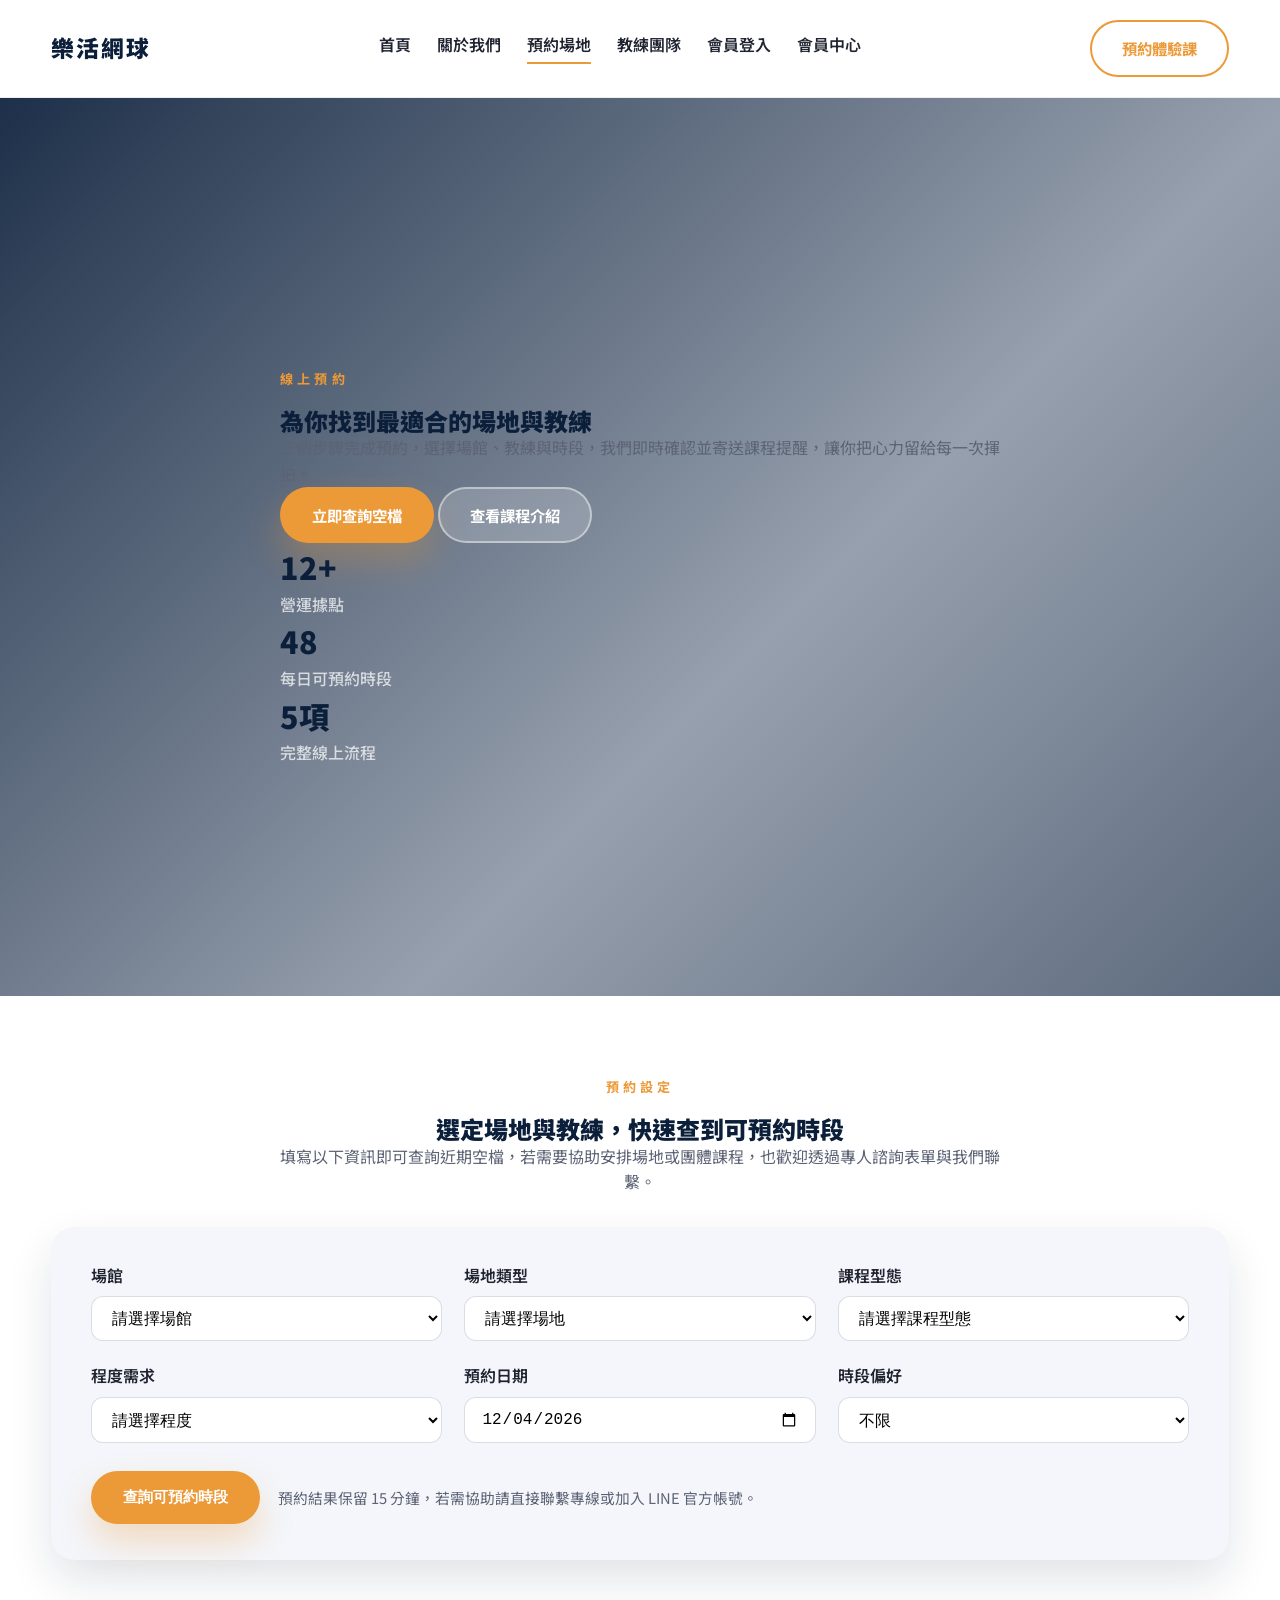
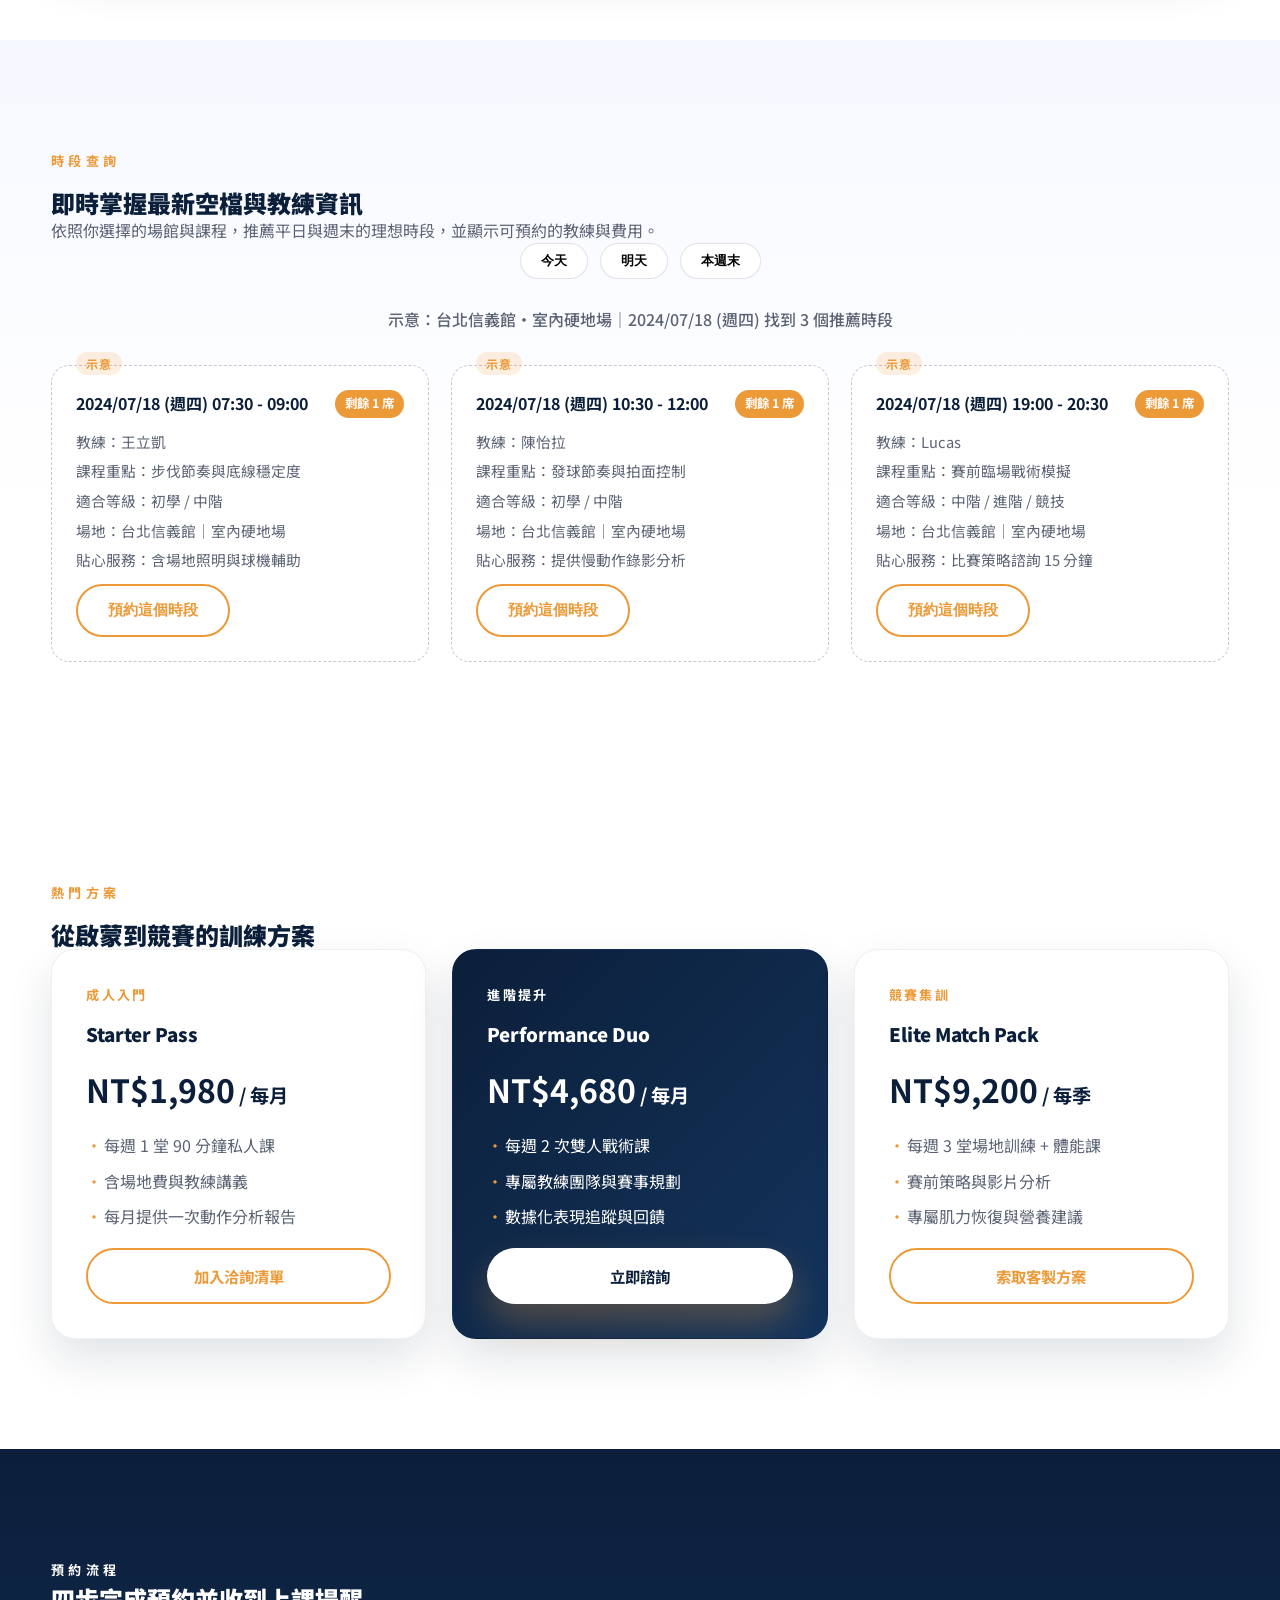
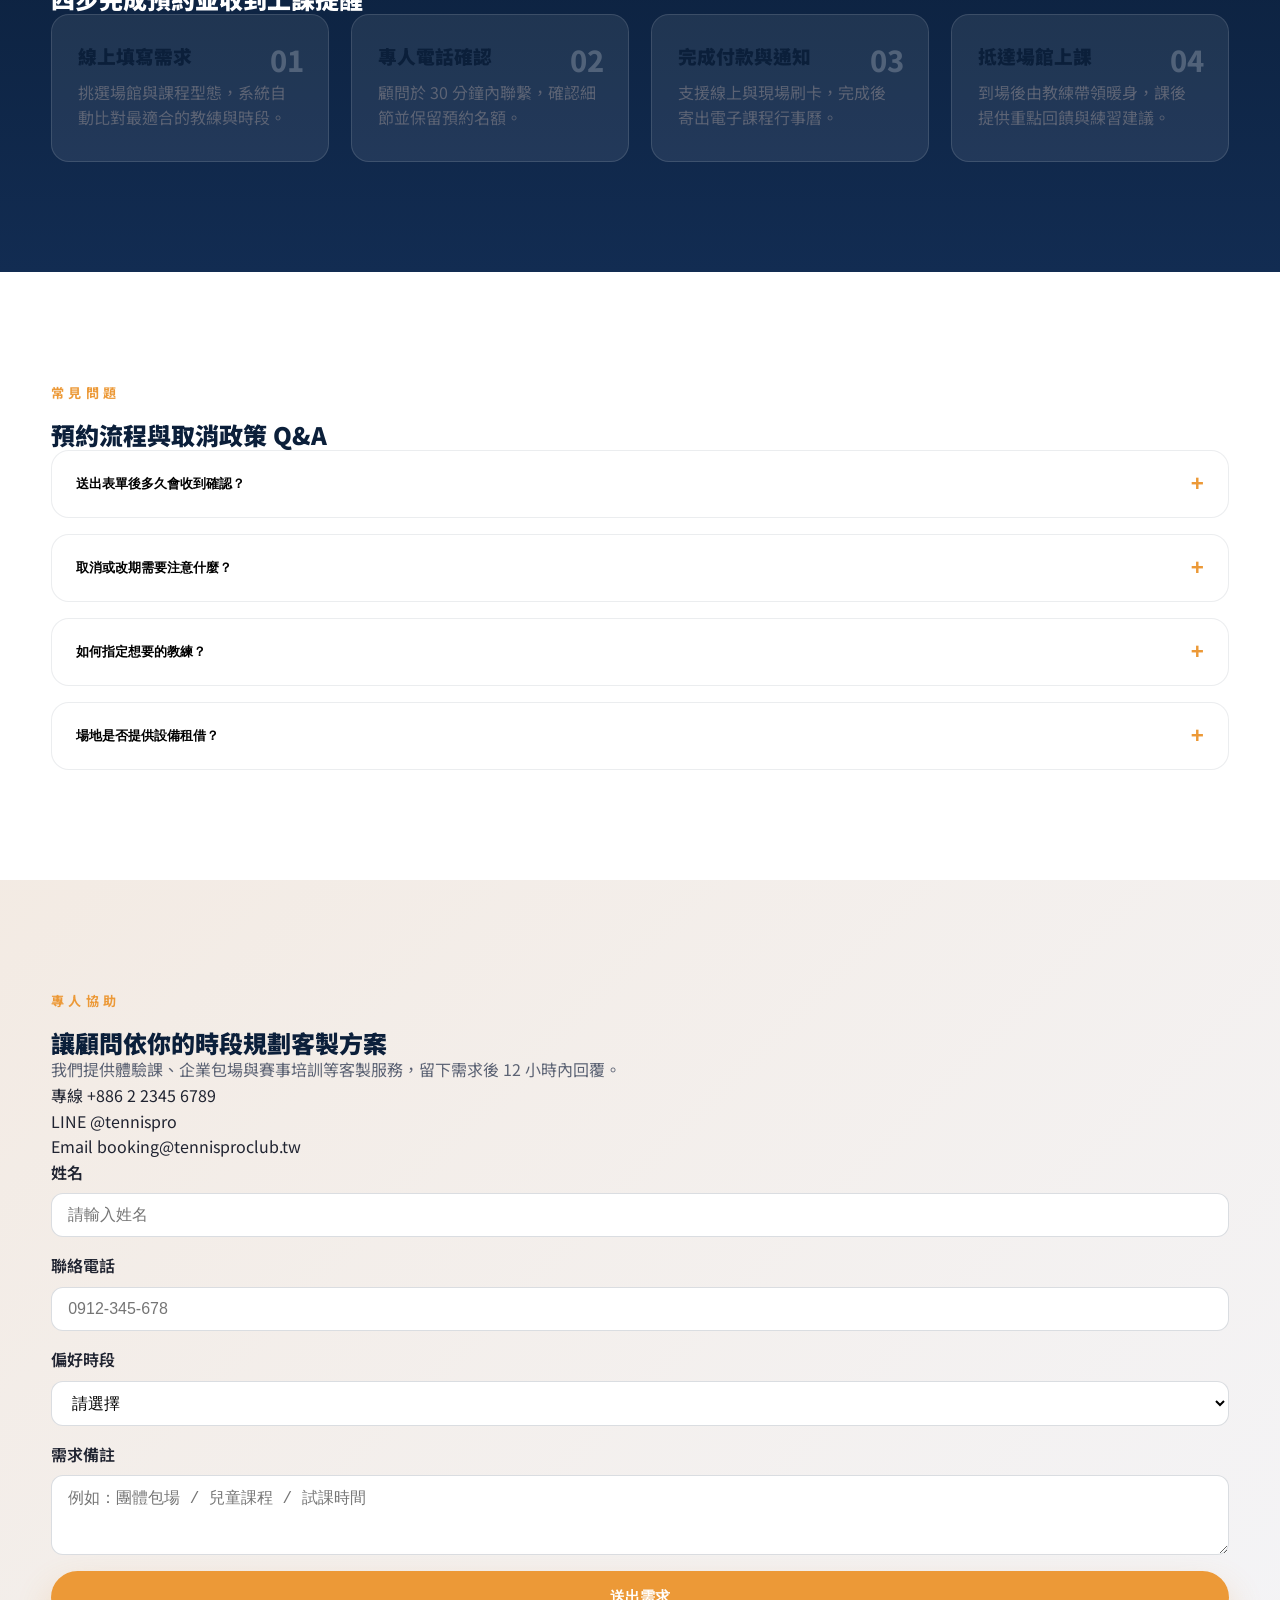
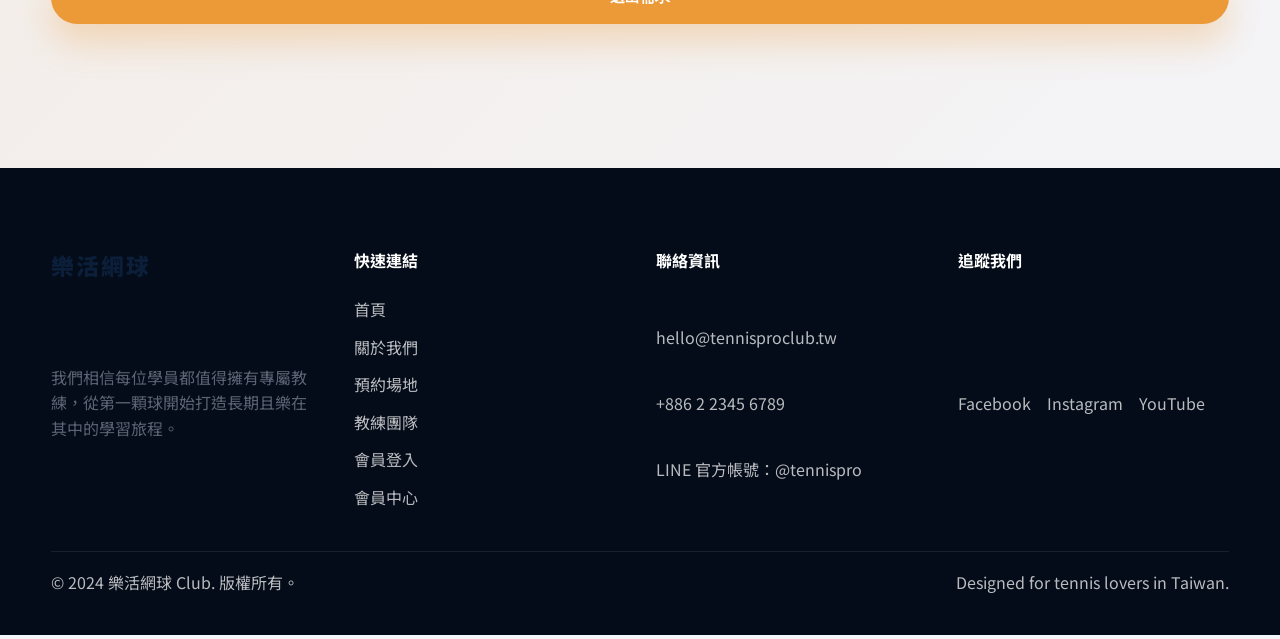
<file: booking.html>
﻿<!DOCTYPE html>
<html lang="zh-Hant">
<head>
  <meta charset="utf-8">
  <meta name="viewport" content="width=device-width, initial-scale=1">
  <title>預約球場與教練 | 樂活網球 Club</title>
  <meta name="description" content="線上預約 樂活網球 Club 球場與教練時段，快速完成預定並掌握訓練安排。">
  <link rel="preconnect" href="https://fonts.googleapis.com">
  <link rel="preconnect" href="https://fonts.gstatic.com" crossorigin>
  <link href="https://fonts.googleapis.com/css2?family=Noto+Sans+TC:wght@400;500;700;900&display=swap" rel="stylesheet">
  <link rel="stylesheet" href="css/base.css">
  <link rel="stylesheet" href="css/booking.css">
  <script defer src="scripts.js"></script>
</head>
<body>
  <header class="site-header" id="top">
    <div class="container header-bar">
      <a class="logo" href="index.html" aria-label="樂活網球 首頁">樂活網球</a>
      <button class="nav-toggle" type="button" aria-expanded="false" aria-controls="main-nav">
        <span class="nav-toggle__bar"></span>
        <span class="nav-toggle__bar"></span>
        <span class="nav-toggle__bar"></span>
        <span class="sr-only">開啟主選單</span>
      </button>
      <nav class="main-nav" id="main-nav">
        <a href="index.html">首頁</a>
        <a href="about.html">關於我們</a>
        <a href="booking.html" aria-current="page">預約場地</a>
        <a href="team.html">教練團隊</a>
        <a href="member-login.html">會員登入</a>
        <a href="member.html">會員中心</a>
      </nav>
      <a class="btn btn-outline" href="#booking-form">預約體驗課</a>
    </div>
  </header>

  <main>
    <section class="booking-hero" id="booking-hero">
      <div class="container booking-hero__content">
        <p class="eyebrow">線上預約</p>
        <h1>為你找到最適合的場地與教練</h1>
        <p class="hero-text">三個步驟完成預約，選擇場館、教練與時段，我們即時確認並寄送課程提醒，讓你把心力留給每一次揮拍。</p>
        <div class="hero-actions">
          <a class="btn btn-primary" href="#booking-form">立即查詢空檔</a>
          <a class="btn btn-ghost" href="index.html#programs">查看課程介紹</a>
        </div>
        <div class="hero-stats booking-stats" role="list">
          <div class="stat-item" role="listitem">
            <span class="stat-value" data-count="12" data-suffix="+">0</span>
            <span class="stat-label">營運據點</span>
          </div>
          <div class="stat-item" role="listitem">
            <span class="stat-value" data-count="48">0</span>
            <span class="stat-label">每日可預約時段</span>
          </div>
          <div class="stat-item" role="listitem">
            <span class="stat-value" data-count="5" data-suffix="項">0</span>
            <span class="stat-label">完整線上流程</span>
          </div>
        </div>
      </div>
    </section>

    <section class="booking-form-section" id="booking-form">
      <div class="container">
        <div class="booking-form__header">
          <p class="eyebrow">預約設定</p>
          <h2>選定場地與教練，快速查到可預約時段</h2>
          <p>填寫以下資訊即可查詢近期空檔，若需要協助安排場地或團體課程，也歡迎透過專人諮詢表單與我們聯繫。</p>
        </div>
        <form id="booking-planner" class="booking-form" aria-label="場地預約規劃">
          <div class="booking-form__grid">
            <div class="form-field">
              <label for="booking-location">場館</label>
              <select id="booking-location" name="location" required>
                <option value="">請選擇場館</option>
                <option value="taipei">台北信義會館</option>
                <option value="taichung">台中洲際會館</option>
                <option value="kaohsiung">高雄濱海會館</option>
              </select>
            </div>
            <div class="form-field">
              <label for="booking-court">場地類型</label>
              <select id="booking-court" name="court" required>
                <option value="">請選擇場地</option>
                <option value="indoor-hard">室內硬地球場</option>
                <option value="indoor-clay">室內紅土球場</option>
                <option value="outdoor-hard">戶外硬地球場</option>
              </select>
            </div>
            <div class="form-field">
              <label for="booking-session">課程型態</label>
              <select id="booking-session" name="session" required>
                <option value="">請選擇課程型態</option>
                <option value="private">私人一對一</option>
                <option value="double">雙人對練</option>
                <option value="junior">青少年團體</option>
              </select>
            </div>
            <div class="form-field">
              <label for="booking-level">程度需求</label>
              <select id="booking-level" name="level" required>
                <option value="">請選擇程度</option>
                <option value="beginner">初學</option>
                <option value="intermediate">中階</option>
                <option value="advance">進階 / 競賽</option>
              </select>
            </div>
            <div class="form-field">
              <label for="booking-date">預約日期</label>
              <input id="booking-date" name="date" type="date" required>
            </div>
            <div class="form-field">
              <label for="booking-time">時段偏好</label>
              <select id="booking-time" name="time">
                <option value="any">不限</option>
                <option value="morning">上午</option>
                <option value="afternoon">下午</option>
                <option value="evening">晚上</option>
              </select>
            </div>
          </div>
          <div class="booking-form__footer">
            <button class="btn btn-primary" type="submit">查詢可預約時段</button>
            <p class="booking-form__note">預約結果保留 15 分鐘，若需協助請直接聯繫專線或加入 LINE 官方帳號。</p>
          </div>
        </form>
      </div>
    </section>

    <section class="booking-availability" id="availability">
      <div class="container">
        <div class="section-head">
          <p class="eyebrow">時段查詢</p>
          <h2>即時掌握最新空檔與教練資訊</h2>
          <p class="section-text">依照你選擇的場館與課程，推薦平日與週末的理想時段，並顯示可預約的教練與費用。</p>
        </div>
        <div class="slot-toolbar" role="group" aria-label="快速選擇日期">
          <button class="slot-filter" type="button" data-offset="0">今天</button>
          <button class="slot-filter" type="button" data-offset="1">明天</button>
          <button class="slot-filter" type="button" data-offset="3">本週末</button>
        </div>
        <div id="slot-summary" class="slot-summary" aria-live="polite"></div>
        <div id="slot-grid" class="slot-grid" role="list" aria-live="polite"></div>
        <p id="slot-empty" class="slot-empty" hidden>目前尚無符合條件的空檔，請調整日期或課程設定再試一次。</p>
      </div>
    </section>

    <section class="booking-packages" id="packages">
      <div class="container">
        <div class="section-head">
          <p class="eyebrow">熱門方案</p>
          <h2>從啟蒙到競賽的訓練方案</h2>
        </div>
        <div class="package-grid">
          <article class="package-card">
            <span class="package-label">成人入門</span>
            <h3>Starter Pass</h3>
            <p class="package-price"><span class="price-number">NT$1,980</span><span class="price-unit"> / 每月</span></p>
            <ul class="package-list">
              <li>每週 1 堂 90 分鐘私人課</li>
              <li>含場地費與教練講義</li>
              <li>每月提供一次動作分析報告</li>
            </ul>
            <a class="btn btn-outline" href="#booking-request">加入洽詢清單</a>
          </article>
          <article class="package-card package-card--featured">
            <span class="package-label">進階提升</span>
            <h3>Performance Duo</h3>
            <p class="package-price"><span class="price-number">NT$4,680</span><span class="price-unit"> / 每月</span></p>
            <ul class="package-list">
              <li>每週 2 次雙人戰術課</li>
              <li>專屬教練團隊與賽事規劃</li>
              <li>數據化表現追蹤與回饋</li>
            </ul>
            <a class="btn btn-primary" href="#booking-request">立即諮詢</a>
          </article>
          <article class="package-card">
            <span class="package-label">競賽集訓</span>
            <h3>Elite Match Pack</h3>
            <p class="package-price"><span class="price-number">NT$9,200</span><span class="price-unit"> / 每季</span></p>
            <ul class="package-list">
              <li>每週 3 堂場地訓練 + 體能課</li>
              <li>賽前策略與影片分析</li>
              <li>專屬肌力恢復與營養建議</li>
            </ul>
            <a class="btn btn-outline" href="#booking-request">索取客製方案</a>
          </article>
        </div>
      </div>
    </section>

    <section class="booking-steps" id="steps">
      <div class="container">
        <div class="section-head">
          <p class="eyebrow">預約流程</p>
          <h2>四步完成預約並收到上課提醒</h2>
        </div>
        <div class="step-grid">
          <article class="step-card">
            <span class="step-index">01</span>
            <h3>線上填寫需求</h3>
            <p>挑選場館與課程型態，系統自動比對最適合的教練與時段。</p>
          </article>
          <article class="step-card">
            <span class="step-index">02</span>
            <h3>專人電話確認</h3>
            <p>顧問於 30 分鐘內聯繫，確認細節並保留預約名額。</p>
          </article>
          <article class="step-card">
            <span class="step-index">03</span>
            <h3>完成付款與通知</h3>
            <p>支援線上與現場刷卡，完成後寄出電子課程行事曆。</p>
          </article>
          <article class="step-card">
            <span class="step-index">04</span>
            <h3>抵達場館上課</h3>
            <p>到場後由教練帶領暖身，課後提供重點回饋與練習建議。</p>
          </article>
        </div>
      </div>
    </section>

    <section class="booking-faq" id="faq">
      <div class="container">
        <div class="section-head">
          <p class="eyebrow">常見問題</p>
          <h2>預約流程與取消政策 Q&A</h2>
        </div>
        <div class="faq-list">
          <article class="faq-item">
            <button type="button" aria-expanded="false"><span>送出表單後多久會收到確認？</span></button>
            <div class="faq-content" hidden>
              <p>提交表單後 30 分鐘內，客服顧問會以電話或 LINE 與你聯繫，確認細節後寄出電子郵件通知。</p>
            </div>
          </article>
          <article class="faq-item">
            <button type="button" aria-expanded="false"><span>取消或改期需要注意什麼？</span></button>
            <div class="faq-content" hidden>
              <p>課程開始前 24 小時可免費改期一次；12 小時內取消將酌收 30% 場地與教練保留費用。</p>
            </div>
          </article>
          <article class="faq-item">
            <button type="button" aria-expanded="false"><span>如何指定想要的教練？</span></button>
            <div class="faq-content" hidden>
              <p>在備註欄填寫希望的教練姓名或需求，我們會視教練排程協助安排或推薦合適人選。</p>
            </div>
          </article>
          <article class="faq-item">
            <button type="button" aria-expanded="false"><span>場地是否提供設備租借？</span></button>
            <div class="faq-content" hidden>
              <p>各場館備有基本球具與發球機，可以於現場租借；如需指定品牌也可提前與教練討論。</p>
            </div>
          </article>
        </div>
      </div>
    </section>

    <section class="booking-cta" id="booking-request">
      <div class="container cta-grid">
        <div class="cta-text">
          <p class="eyebrow">專人協助</p>
          <h2>讓顧問依你的時段規劃客製方案</h2>
          <p>我們提供體驗課、企業包場與賽事培訓等客製服務，留下需求後 12 小時內回覆。</p>
          <div class="cta-info">
            <div>
              <span class="item-label">專線</span>
              <a href="tel:+886223456789">+886 2 2345 6789</a>
            </div>
            <div>
              <span class="item-label">LINE</span>
              <span>@tennispro</span>
            </div>
            <div>
              <span class="item-label">Email</span>
              <a href="mailto:booking@tennisproclub.tw">booking@tennisproclub.tw</a>
            </div>
          </div>
        </div>
        <form class="booking-request-form" aria-label="專人協助預約">
          <div class="form-field">
            <label for="request-name">姓名</label>
            <input id="request-name" name="name" type="text" required placeholder="請輸入姓名">
          </div>
          <div class="form-field">
            <label for="request-phone">聯絡電話</label>
            <input id="request-phone" name="phone" type="tel" required placeholder="0912-345-678">
          </div>
          <div class="form-field">
            <label for="request-prefer">偏好時段</label>
            <select id="request-prefer" name="prefer" required>
              <option value="">請選擇</option>
              <option value="weekday-morning">平日早上</option>
              <option value="weekday-evening">平日晚上</option>
              <option value="weekend">週末全天</option>
            </select>
          </div>
          <div class="form-field">
            <label for="request-message">需求備註</label>
            <textarea id="request-message" name="message" rows="3" placeholder="例如：團體包場 / 兒童課程 / 試課時間"></textarea>
          </div>
          <button class="btn btn-primary" type="submit">送出需求</button>
          <p class="form-feedback" role="status" aria-live="polite"></p>
        </form>
      </div>
    </section>
  </main>

  <footer class="site-footer">
    <div class="container footer-grid">
      <div class="footer-block">
        <a class="logo" href="index.html">樂活網球</a>
        <p>我們相信每位學員都值得擁有專屬教練，從第一顆球開始打造長期且樂在其中的學習旅程。</p>
      </div>
      <div class="footer-block">
        <span class="footer-title">快速連結</span>
        <a href="index.html">首頁</a>
        <a href="about.html">關於我們</a>
        <a href="booking.html">預約場地</a>
        <a href="team.html">教練團隊</a>
        <a href="member-login.html">會員登入</a>
        <a href="member.html">會員中心</a>
      </div>
      <div class="footer-block">
        <span class="footer-title">聯絡資訊</span>
        <a href="mailto:hello@tennisproclub.tw">hello@tennisproclub.tw</a>
        <a href="tel:+886223456789">+886 2 2345 6789</a>
        <span>LINE 官方帳號：@tennispro</span>
      </div>
      <div class="footer-block">
        <span class="footer-title">追蹤我們</span>
        <div class="social-links">
          <a href="#">Facebook</a>
          <a href="#">Instagram</a>
          <a href="#">YouTube</a>
        </div>
      </div>
    </div>
    <div class="container footer-bottom">
      <span>© 2024 樂活網球 Club. 版權所有。</span>
      <span>Designed for tennis lovers in Taiwan.</span>
    </div>
  </footer>

  <button class="to-top" type="button" aria-label="回到頂端">
    <span>頂</span>
  </button>

  <div class="sr-only" aria-live="polite" id="global-status"></div>
</body>
</html>
</file>
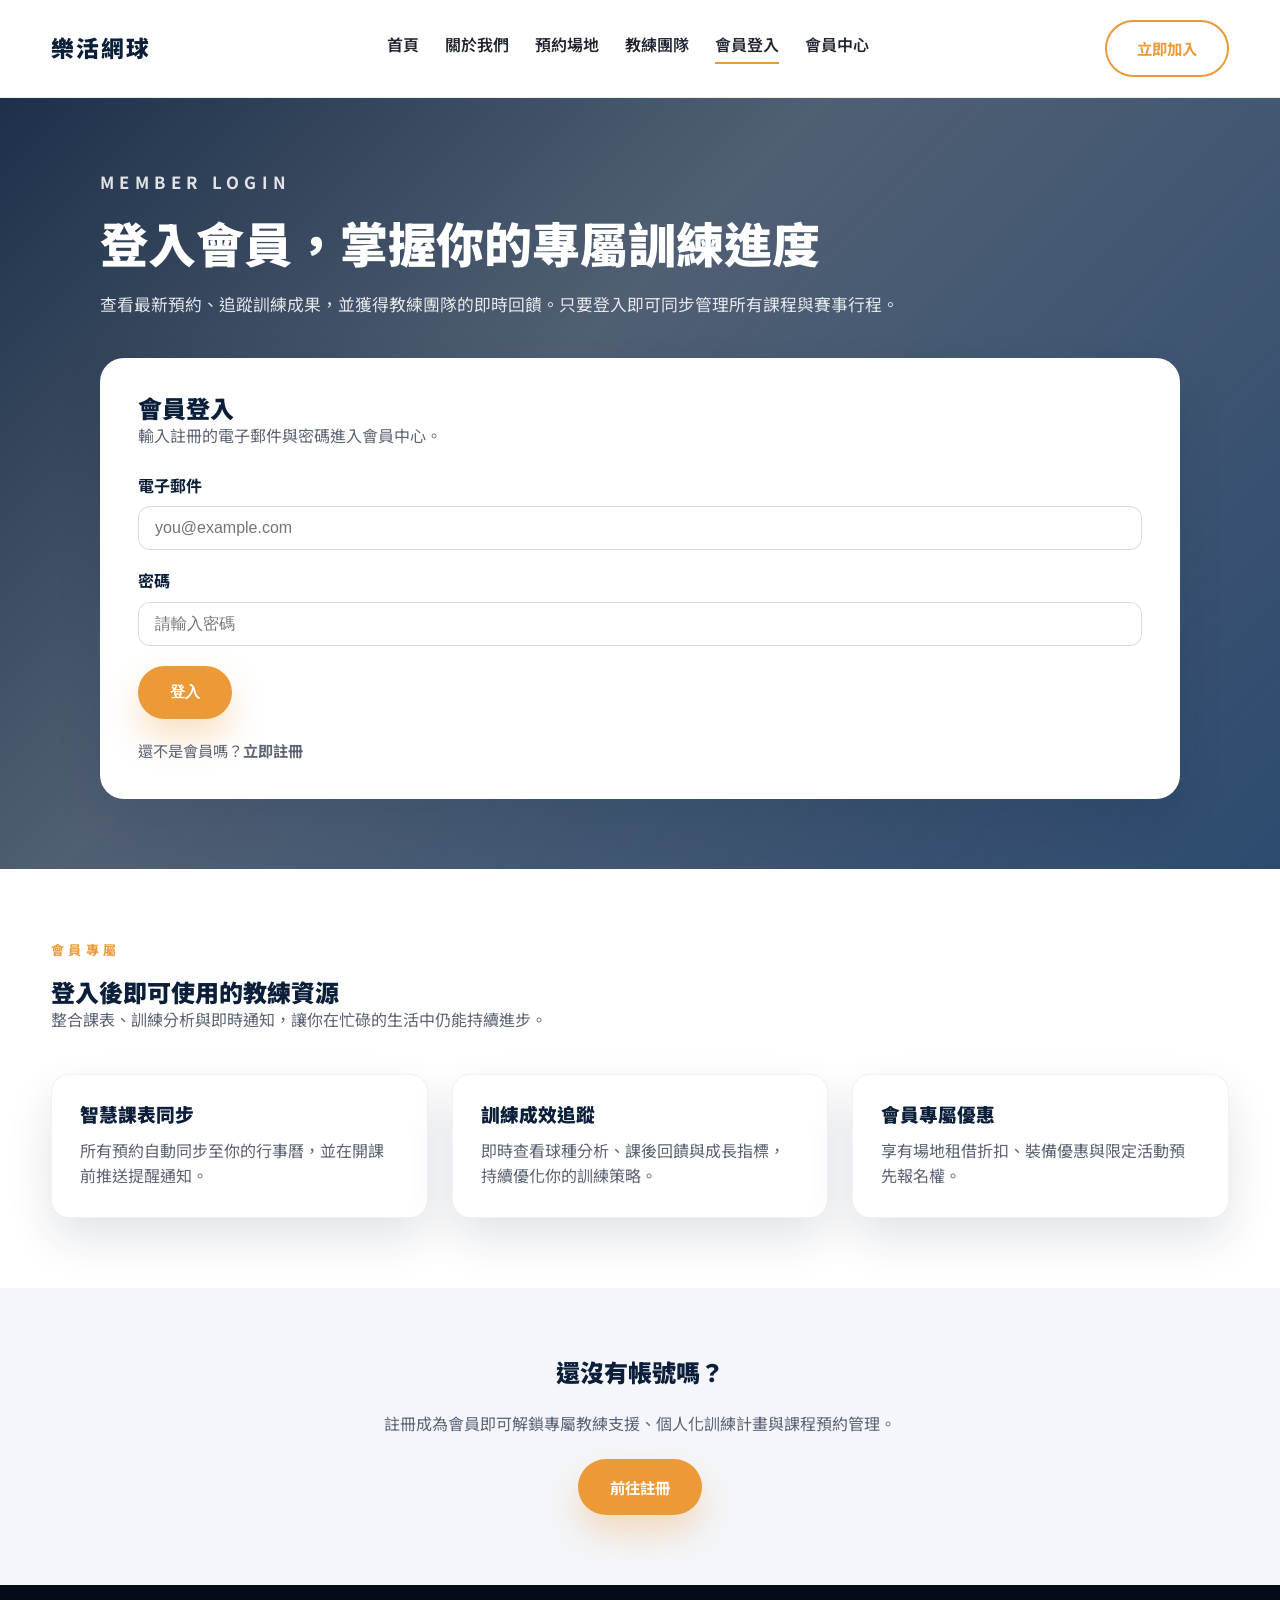
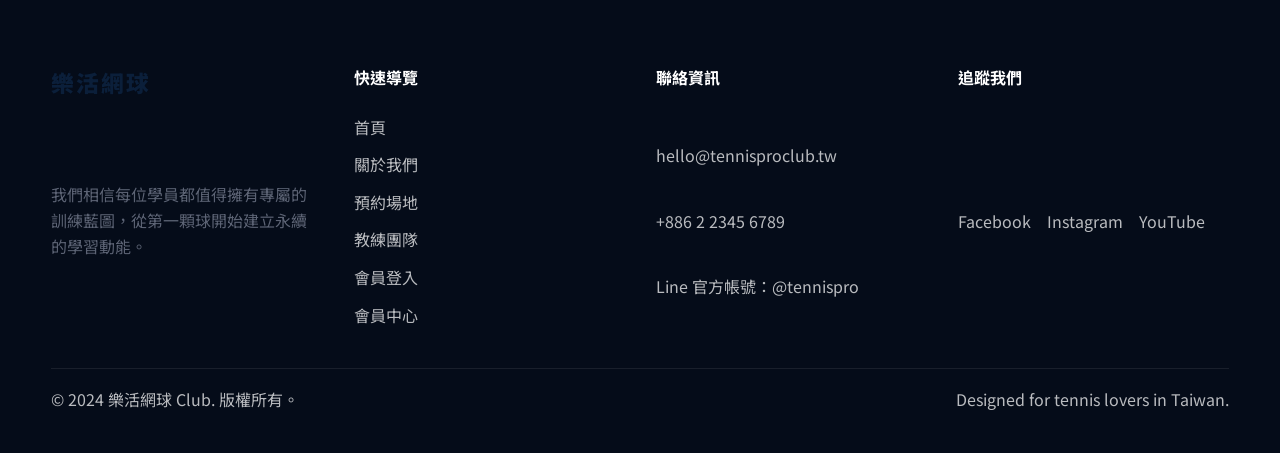
<file: member-login.html>
<!DOCTYPE html>
<html lang="zh-Hant">
<head>
  <meta charset="utf-8">
  <meta name="viewport" content="width=device-width, initial-scale=1">
  <title>會員登入 | 樂活網球 Club</title>
  <meta name="description" content="登入 樂活網球 Club 會員專區，管理課程預約、訓練紀錄與會員福利。">
  <link rel="preconnect" href="https://fonts.googleapis.com">
  <link rel="preconnect" href="https://fonts.gstatic.com" crossorigin>
  <link href="https://fonts.googleapis.com/css2?family=Noto+Sans+TC:wght@400;500;700;900&display=swap" rel="stylesheet">
  <link rel="stylesheet" href="css/base.css">
  <link rel="stylesheet" href="css/auth.css">
  <script defer src="scripts.js"></script>
</head>
<body class="auth-page">
  <header class="site-header" id="top">
    <div class="container header-bar">
      <a class="logo" href="index.html" aria-label="樂活網球 首頁">樂活網球</a>
      <button class="nav-toggle" type="button" aria-expanded="false" aria-controls="main-nav">
        <span class="nav-toggle__bar"></span>
        <span class="nav-toggle__bar"></span>
        <span class="nav-toggle__bar"></span>
        <span class="sr-only">開啟主選單</span>
      </button>
      <nav class="main-nav" id="main-nav">
        <a href="index.html">首頁</a>
        <a href="about.html">關於我們</a>
        <a href="booking.html">預約場地</a>
        <a href="team.html">教練團隊</a>
        <a href="member-login.html" aria-current="page">會員登入</a>
        <a href="member.html">會員中心</a>
      </nav>
      <a class="btn btn-outline" href="member-register.html">立即加入</a>
    </div>
  </header>

  <main>
    <section class="auth-hero">
      <div class="container">
        <div class="auth-copy">
          <p class="eyebrow">Member Login</p>
          <h1>登入會員，掌握你的專屬訓練進度</h1>
          <p>查看最新預約、追蹤訓練成果，並獲得教練團隊的即時回饋。只要登入即可同步管理所有課程與賽事行程。</p>
        </div>
        <div class="auth-card" aria-labelledby="login-title">
          <div>
            <h2 id="login-title">會員登入</h2>
            <p>輸入註冊的電子郵件與密碼進入會員中心。</p>
          </div>
          <form class="auth-form" aria-describedby="login-title">
            <div class="form-field">
              <label for="login-email">電子郵件</label>
              <input id="login-email" name="email" type="email" placeholder="you@example.com" required>
            </div>
            <div class="form-field">
              <label for="login-password">密碼</label>
              <input id="login-password" name="password" type="password" placeholder="請輸入密碼" required>
            </div>
            <div class="auth-actions">
              <button class="btn btn-primary" type="submit">登入</button>
              <a class="btn btn-ghost" href="#">忘記密碼？</a>
            </div>
            <p class="auth-meta">還不是會員嗎？<a href="member-register.html">立即註冊</a></p>
          </form>
        </div>
      </div>
    </section>

    <section class="auth-benefits" aria-labelledby="benefit-title">
      <div class="container">
        <div class="section-head" style="margin-bottom: 42px;">
          <p class="eyebrow">會員專屬</p>
          <h2 id="benefit-title">登入後即可使用的教練資源</h2>
          <p class="section-text">整合課表、訓練分析與即時通知，讓你在忙碌的生活中仍能持續進步。</p>
        </div>
        <div class="benefit-grid">
          <article class="benefit-card">
            <h3>智慧課表同步</h3>
            <p>所有預約自動同步至你的行事曆，並在開課前推送提醒通知。</p>
          </article>
          <article class="benefit-card">
            <h3>訓練成效追蹤</h3>
            <p>即時查看球種分析、課後回饋與成長指標，持續優化你的訓練策略。</p>
          </article>
          <article class="benefit-card">
            <h3>會員專屬優惠</h3>
            <p>享有場地租借折扣、裝備優惠與限定活動預先報名權。</p>
          </article>
        </div>
      </div>
    </section>

    <section class="auth-footer-cta" aria-labelledby="cta-title">
      <div class="container">
        <h2 id="cta-title">還沒有帳號嗎？</h2>
        <p>註冊成為會員即可解鎖專屬教練支援、個人化訓練計畫與課程預約管理。</p>
        <a class="btn btn-primary" href="member-register.html">前往註冊</a>
      </div>
    </section>
  </main>

  <footer class="site-footer">
    <div class="container footer-grid">
      <div class="footer-block">
        <a class="logo" href="index.html">樂活網球</a>
        <p>我們相信每位學員都值得擁有專屬的訓練藍圖，從第一顆球開始建立永續的學習動能。</p>
      </div>
      <div class="footer-block">
        <span class="footer-title">快速導覽</span>
        <a href="index.html">首頁</a>
        <a href="about.html">關於我們</a>
        <a href="booking.html">預約場地</a>
        <a href="team.html">教練團隊</a>
        <a href="member-login.html">會員登入</a>
        <a href="member.html">會員中心</a>
      </div>
      <div class="footer-block">
        <span class="footer-title">聯絡資訊</span>
        <a href="mailto:hello@tennisproclub.tw">hello@tennisproclub.tw</a>
        <a href="tel:+886223456789">+886 2 2345 6789</a>
        <span>Line 官方帳號：@tennispro</span>
      </div>
      <div class="footer-block">
        <span class="footer-title">追蹤我們</span>
        <div class="social-links">
          <a href="#">Facebook</a>
          <a href="#">Instagram</a>
          <a href="#">YouTube</a>
        </div>
      </div>
    </div>
    <div class="container footer-bottom">
      <span>© 2024 樂活網球 Club. 版權所有。</span>
      <span>Designed for tennis lovers in Taiwan.</span>
    </div>
  </footer>

  <button class="to-top" type="button" aria-label="回到頁首">
    <span>↑</span>
  </button>

  <div class="sr-only" aria-live="polite" id="global-status"></div>
</body>
</html>
</file>
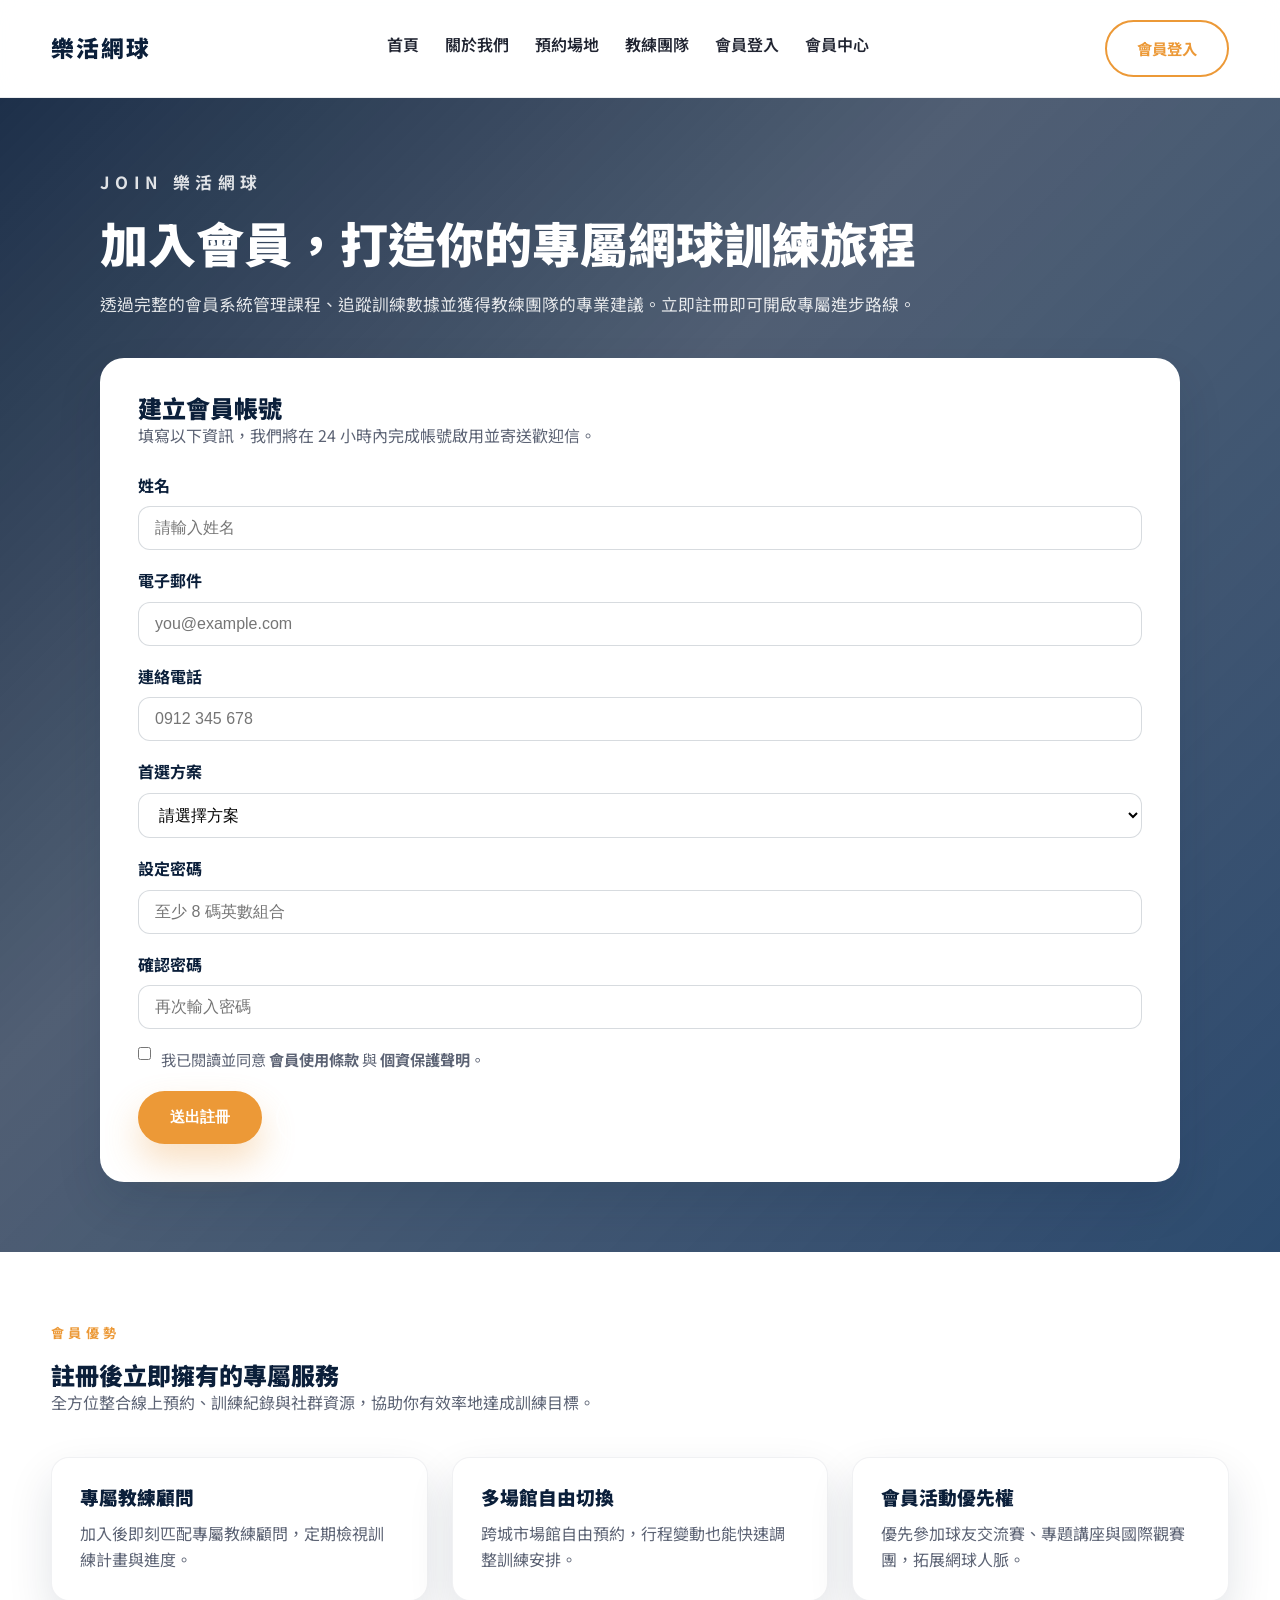
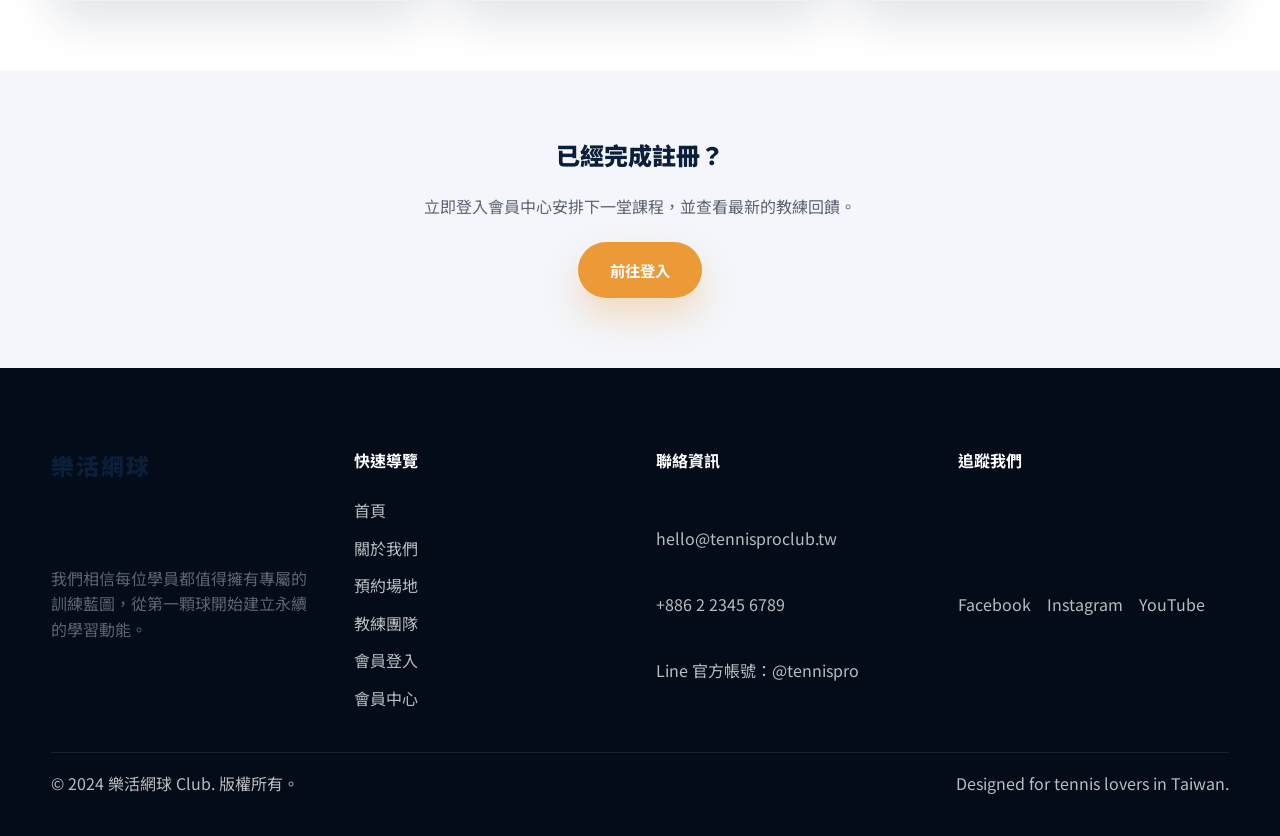
<file: member-register.html>
<!DOCTYPE html>
<html lang="zh-Hant">
<head>
  <meta charset="utf-8">
  <meta name="viewport" content="width=device-width, initial-scale=1">
  <title>加入會員 | 樂活網球 Club</title>
  <meta name="description" content="註冊成為 樂活網球 Club 會員，享受專屬教練支援、課程預約管理與多元訓練資源。">
  <link rel="preconnect" href="https://fonts.googleapis.com">
  <link rel="preconnect" href="https://fonts.gstatic.com" crossorigin>
  <link href="https://fonts.googleapis.com/css2?family=Noto+Sans+TC:wght@400;500;700;900&display=swap" rel="stylesheet">
  <link rel="stylesheet" href="css/base.css">
  <link rel="stylesheet" href="css/auth.css">
  <script defer src="scripts.js"></script>
</head>
<body class="auth-page">
  <header class="site-header" id="top">
    <div class="container header-bar">
      <a class="logo" href="index.html" aria-label="樂活網球 首頁">樂活網球</a>
      <button class="nav-toggle" type="button" aria-expanded="false" aria-controls="main-nav">
        <span class="nav-toggle__bar"></span>
        <span class="nav-toggle__bar"></span>
        <span class="nav-toggle__bar"></span>
        <span class="sr-only">開啟主選單</span>
      </button>
      <nav class="main-nav" id="main-nav">
        <a href="index.html">首頁</a>
        <a href="about.html">關於我們</a>
        <a href="booking.html">預約場地</a>
        <a href="team.html">教練團隊</a>
        <a href="member-login.html">會員登入</a>
        <a href="member.html">會員中心</a>
      </nav>
      <a class="btn btn-outline" href="member-login.html">會員登入</a>
    </div>
  </header>

  <main>
    <section class="auth-hero">
      <div class="container">
        <div class="auth-copy">
          <p class="eyebrow">Join 樂活網球</p>
          <h1>加入會員，打造你的專屬網球訓練旅程</h1>
          <p>透過完整的會員系統管理課程、追蹤訓練數據並獲得教練團隊的專業建議。立即註冊即可開啟專屬進步路線。</p>
        </div>
        <div class="auth-card" aria-labelledby="register-title">
          <div>
            <h2 id="register-title">建立會員帳號</h2>
            <p>填寫以下資訊，我們將在 24 小時內完成帳號啟用並寄送歡迎信。</p>
          </div>
          <form class="auth-form" aria-describedby="register-title">
            <div class="form-field">
              <label for="register-name">姓名</label>
              <input id="register-name" name="name" type="text" placeholder="請輸入姓名" required>
            </div>
            <div class="form-field">
              <label for="register-email">電子郵件</label>
              <input id="register-email" name="email" type="email" placeholder="you@example.com" required>
            </div>
            <div class="form-field">
              <label for="register-phone">連絡電話</label>
              <input id="register-phone" name="phone" type="tel" placeholder="0912 345 678" required>
            </div>
            <div class="form-field">
              <label for="register-plan">首選方案</label>
              <select id="register-plan" name="plan" required>
                <option value="">請選擇方案</option>
                <option value="starter">成人入門｜Starter Pass</option>
                <option value="junior">青少年競技｜Junior Elite</option>
                <option value="premium">企業尊榮｜Corporate Plus</option>
              </select>
            </div>
            <div class="form-field">
              <label for="register-password">設定密碼</label>
              <input id="register-password" name="password" type="password" placeholder="至少 8 碼英數組合" required>
            </div>
            <div class="form-field">
              <label for="register-confirm-password">確認密碼</label>
              <input id="register-confirm-password" name="confirm-password" type="password" placeholder="再次輸入密碼" required>
            </div>
            <div class="form-field" style="align-items: start;">
              <label class="sr-only" for="register-consent">同意條款</label>
              <div style="display:flex; gap:10px; align-items:flex-start;">
                <input id="register-consent" type="checkbox" required>
                <span class="auth-meta">我已閱讀並同意 <a href="#">會員使用條款</a> 與 <a href="#">個資保護聲明</a>。</span>
              </div>
            </div>
            <div class="auth-actions">
              <button class="btn btn-primary" type="submit">送出註冊</button>
              <a class="btn btn-ghost" href="member-login.html">已有帳號？登入</a>
            </div>
          </form>
        </div>
      </div>
    </section>

    <section class="auth-benefits" aria-labelledby="register-benefit-title">
      <div class="container">
        <div class="section-head" style="margin-bottom: 42px;">
          <p class="eyebrow">會員優勢</p>
          <h2 id="register-benefit-title">註冊後立即擁有的專屬服務</h2>
          <p class="section-text">全方位整合線上預約、訓練紀錄與社群資源，協助你有效率地達成訓練目標。</p>
        </div>
        <div class="benefit-grid">
          <article class="benefit-card">
            <h3>專屬教練顧問</h3>
            <p>加入後即刻匹配專屬教練顧問，定期檢視訓練計畫與進度。</p>
          </article>
          <article class="benefit-card">
            <h3>多場館自由切換</h3>
            <p>跨城市場館自由預約，行程變動也能快速調整訓練安排。</p>
          </article>
          <article class="benefit-card">
            <h3>會員活動優先權</h3>
            <p>優先參加球友交流賽、專題講座與國際觀賽團，拓展網球人脈。</p>
          </article>
        </div>
      </div>
    </section>

    <section class="auth-footer-cta" aria-labelledby="register-cta-title">
      <div class="container">
        <h2 id="register-cta-title">已經完成註冊？</h2>
        <p>立即登入會員中心安排下一堂課程，並查看最新的教練回饋。</p>
        <a class="btn btn-primary" href="member-login.html">前往登入</a>
      </div>
    </section>
  </main>

  <footer class="site-footer">
    <div class="container footer-grid">
      <div class="footer-block">
        <a class="logo" href="index.html">樂活網球</a>
        <p>我們相信每位學員都值得擁有專屬的訓練藍圖，從第一顆球開始建立永續的學習動能。</p>
      </div>
      <div class="footer-block">
        <span class="footer-title">快速導覽</span>
        <a href="index.html">首頁</a>
        <a href="about.html">關於我們</a>
        <a href="booking.html">預約場地</a>
        <a href="team.html">教練團隊</a>
        <a href="member-login.html">會員登入</a>
        <a href="member.html">會員中心</a>
      </div>
      <div class="footer-block">
        <span class="footer-title">聯絡資訊</span>
        <a href="mailto:hello@tennisproclub.tw">hello@tennisproclub.tw</a>
        <a href="tel:+886223456789">+886 2 2345 6789</a>
        <span>Line 官方帳號：@tennispro</span>
      </div>
      <div class="footer-block">
        <span class="footer-title">追蹤我們</span>
        <div class="social-links">
          <a href="#">Facebook</a>
          <a href="#">Instagram</a>
          <a href="#">YouTube</a>
        </div>
      </div>
    </div>
    <div class="container footer-bottom">
      <span>© 2024 樂活網球 Club. 版權所有。</span>
      <span>Designed for tennis lovers in Taiwan.</span>
    </div>
  </footer>

  <button class="to-top" type="button" aria-label="回到頁首">
    <span>↑</span>
  </button>

  <div class="sr-only" aria-live="polite" id="global-status"></div>
</body>
</html>
</file>
<file: css/base.css>
﻿/* Global Variables & Resets */
:root {
  --primary-color: #0b1f3a;
  --primary-dark: #040b16;
  --accent-color: #ec9937;
  --accent-dark: #d7821d;
  --text-color: #202431;
  --muted-color: #5c6374;
  --surface-color: #ffffff;
  --background-color: #f4f6fb;
  --border-radius-lg: 24px;
  --border-radius-md: 18px;
  --border-radius-sm: 12px;
  --shadow-soft: 0 20px 45px rgba(11, 31, 58, 0.12);
  --shadow-inner: inset 0 0 0 1px rgba(255, 255, 255, 0.15);
  --transition-base: 0.25s ease;
}

* {
  margin: 0;
  padding: 0;
  box-sizing: border-box;
}

html {
  scroll-behavior: smooth;
}

body {
  font-family: "Noto Sans TC", "Microsoft JhengHei", sans-serif;
  background: var(--background-color);
  color: var(--text-color);
  line-height: 1.6;
}

a {
  color: inherit;
  text-decoration: none;
}

a:hover {
  color: var(--accent-color);
}

img {
  display: block;
  width: 100%;
  height: auto;
  border-radius: var(--border-radius-md);
  object-fit: cover;
}

section {
  padding: 110px 0;
  position: relative;
}

.container {
  width: min(1180px, 92vw);
  margin: 0 auto;
}

.eyebrow {
  font-size: 0.82rem;
  letter-spacing: 0.32em;
  text-transform: uppercase;
  color: var(--accent-color);
  font-weight: 700;
  margin-bottom: 18px;
}

h1,
h2,
h3 {
  font-weight: 900;
  color: var(--primary-color);
  line-height: 1.2;
}

p {
  color: var(--muted-color);
}

/* Shared Stat Display */
.stat-item {
  min-width: 150px;
}

.stat-value {
  display: block;
  font-size: 2.2rem;
  font-weight: 900;
  color: var(--primary-color);
}

.stat-label {
  color: var(--muted-color);
  font-weight: 500;
}

/* Buttons & Links */
.btn {
  display: inline-flex;
  align-items: center;
  justify-content: center;
  gap: 10px;
  padding: 14px 30px;
  border-radius: 999px;
  font-weight: 700;
  font-size: 0.96rem;
  border: 2px solid transparent;
  transition: transform var(--transition-base), box-shadow var(--transition-base), background var(--transition-base), color var(--transition-base);
}

.btn-primary {
  background: var(--accent-color);
  color: #fff;
  box-shadow: 0 18px 35px rgba(236, 153, 55, 0.3);
}

.btn-primary:hover {
  background: var(--accent-dark);
  transform: translateY(-3px);
}

.btn-outline {
  border-color: var(--accent-color);
  color: var(--accent-color);
  background: transparent;
}

.btn-outline:hover {
  background: rgba(236, 153, 55, 0.08);
}

.btn-ghost {
  background: rgba(255, 255, 255, 0.18);
  border-color: rgba(255, 255, 255, 0.45);
  color: #fff;
}

.btn-ghost:hover {
  background: rgba(255, 255, 255, 0.3);
}

.btn-outline.light {
  color: #fff;
  border-color: rgba(255, 255, 255, 0.6);
}

.btn-outline.light:hover {
  background: rgba(255, 255, 255, 0.15);
}

.badge {
  display: inline-block;
  background: var(--accent-color);
  color: #fff;
  padding: 4px 10px;
  border-radius: 999px;
  font-size: 0.78rem;
  font-weight: 700;
}

.link-arrow {
  display: inline-flex;
  align-items: center;
  font-weight: 700;
  gap: 8px;
  color: var(--accent-color);
  position: relative;
}

.link-arrow::after {
  content: "→";
  transition: transform var(--transition-base);
}

.link-arrow:hover::after {
  transform: translateX(4px);
}

/* Header & Navigation */
.site-header {
  position: sticky;
  top: 0;
  z-index: 100;
  background: rgba(255, 255, 255, 0.92);
  backdrop-filter: blur(14px);
  border-bottom: 1px solid rgba(11, 31, 58, 0.08);
}

.header-bar {
  display: grid;
  grid-template-columns: auto 1fr auto;
  align-items: center;
  gap: 26px;
  padding: 20px 0;
}

.logo {
  font-weight: 900;
  font-size: 1.42rem;
  letter-spacing: 0.08em;
  color: var(--primary-color);
}

.main-nav {
  display: flex;
  gap: 26px;
  justify-content: center;
  font-weight: 600;
}

.main-nav a {
  position: relative;
  padding-bottom: 6px;
}

.main-nav a::after {
  content: "";
  position: absolute;
  bottom: 0;
  left: 0;
  width: 100%;
  height: 2px;
  background: var(--accent-color);
  transform: scaleX(0);
  transform-origin: left;
  transition: transform var(--transition-base);
}

.main-nav a:hover::after,
.main-nav a:focus-visible::after,
.main-nav a[aria-current="page"]::after {
  transform: scaleX(1);
}

.nav-toggle {
  display: none;
  flex-direction: column;
  gap: 6px;
  background: none;
  border: none;
  cursor: pointer;
  padding: 6px;
}

.nav-toggle__bar {
  width: 24px;
  height: 2px;
  background: var(--primary-color);
  border-radius: 99px;
  transition: transform var(--transition-base);
}

.sr-only {
  position: absolute;
  width: 1px;
  height: 1px;
  padding: 0;
  margin: -1px;
  overflow: hidden;
  clip: rect(0, 0, 0, 0);
  white-space: nowrap;
  border: 0;
}

/* Shared Forms */
.newsletter-form {
  display: grid;
  grid-template-columns: 1fr auto;
  gap: 14px;
  align-items: center;
}

.newsletter-form input {
  padding: 14px 20px;
  border-radius: 999px;
  border: 1px solid rgba(11, 31, 58, 0.15);
  font-size: 1rem;
}

.newsletter-form input:focus-visible {
  outline: 2px solid rgba(236, 153, 55, 0.4);
}

.form-feedback {
  grid-column: 1 / -1;
  font-size: 0.9rem;
  color: #0f713e;
  min-height: 1.2em;
}

.contact-form {
  display: grid;
  gap: 18px;
}

.form-row {
  display: grid;
  grid-template-columns: repeat(2, minmax(0, 1fr));
  gap: 18px;
}

.form-field {
  display: grid;
  gap: 8px;
}

.form-field label {
  font-weight: 600;
}

.form-field input,
.form-field select,
.form-field textarea {
  padding: 12px 16px;
  border-radius: var(--border-radius-sm);
  border: 1px solid rgba(11, 31, 58, 0.15);
  font-size: 1rem;
  background: #fff;
}

.form-field input:focus-visible,
.form-field select:focus-visible,
.form-field textarea:focus-visible {
  outline: 2px solid rgba(236, 153, 55, 0.4);
}

.contact-form textarea {
  resize: vertical;
}

/* Footer & Misc */
.site-footer {
  background: #050c19;
  color: rgba(255, 255, 255, 0.72);
  padding-top: 80px;
  padding-bottom: 40px;
}

.footer-grid {
  display: grid;
  grid-template-columns: repeat(4, minmax(0, 1fr));
  gap: 32px;
}

.footer-title {
  font-weight: 700;
  color: #fff;
  margin-bottom: 12px;
}

.footer-block {
  display: grid;
  gap: 12px;
}

.footer-block a:hover {
  color: var(--accent-color);
}

.social-links {
  display: flex;
  gap: 16px;
}

.footer-bottom {
  margin-top: 40px;
  border-top: 1px solid rgba(255, 255, 255, 0.08);
  display: flex;
  justify-content: space-between;
  padding-top: 18px;
  flex-wrap: wrap;
  gap: 12px;
}

.to-top {
  position: fixed;
  right: 28px;
  bottom: 28px;
  width: 46px;
  height: 46px;
  border-radius: 50%;
  border: none;
  background: var(--accent-color);
  color: #fff;
  cursor: pointer;
  display: grid;
  place-items: center;
  box-shadow: 0 16px 35px rgba(236, 153, 55, 0.3);
  opacity: 0;
  visibility: hidden;
  transition: opacity var(--transition-base), visibility var(--transition-base), transform var(--transition-base);
}

.to-top.is-visible {
  opacity: 1;
  visibility: visible;
  transform: translateY(0);
}

/* Global Responsive */
@media (max-width: 1180px) {
  .header-bar {
    grid-template-columns: auto auto;
    grid-template-areas:
      "logo actions"
      "nav nav";
  }

  .main-nav {
    grid-area: nav;
    justify-content: flex-start;
    flex-wrap: wrap;
  }

  .btn-outline {
    justify-self: end;
  }
}

@media (max-width: 1024px) {
  .header-bar {
    grid-template-columns: auto auto;
    gap: 16px;
  }

  .main-nav {
    position: absolute;
    inset: calc(100% + 12px) 0 auto 0;
    background: #fff;
    flex-direction: column;
    padding: 18px 24px;
    box-shadow: var(--shadow-soft);
    border-radius: var(--border-radius-md);
    width: min(320px, 92vw);
    margin: 0 auto;
    display: none;
  }

  .main-nav.is-open {
    display: flex;
  }

  .nav-toggle {
    display: flex;
  }

  .btn-outline {
    display: none;
  }
}

@media (max-width: 768px) {
  section {
    padding: 80px 0;
  }

  .form-row {
    grid-template-columns: 1fr;
  }

  .footer-grid {
    grid-template-columns: 1fr;
  }
}
</file>
<file: css/booking.css>
﻿/* Booking Page (booking.html) */
.booking-hero {
  position: relative;
  min-height: 70vh;
  display: flex;
  align-items: center;
  background: url("https://images.unsplash.com/photo-1660463529933-1d0f6fcfce1f?auto=format&fit=crop&w=1600&q=80") center/cover no-repeat;
  color: #fff;
}

.booking-hero::before {
  content: "";
  position: absolute;
  inset: 0;
  background: linear-gradient(135deg, rgba(11, 31, 58, 0.92) 0%, rgba(11, 31, 58, 0.4) 60%, rgba(11, 31, 58, 0.65) 100%);
}

.booking-hero__content {
  position: relative;
  padding: 160px 0 120px;
  max-width: 720px;
}

.booking-stats .stat-value {
  font-size: 1.9rem;
}

.booking-stats .stat-label {
  color: rgba(255, 255, 255, 0.72);
}

.booking-form-section {
  background: #fff;
  padding-top: 80px;
  padding-bottom: 80px;
}

.booking-form__header {
  max-width: 720px;
  margin: 0 auto 32px;
  text-align: center;
}

.booking-form {
  background: var(--background-color);
  border-radius: var(--border-radius-lg);
  padding: 36px 40px;
  box-shadow: var(--shadow-soft);
  display: grid;
  gap: 28px;
}

.booking-form__grid {
  display: grid;
  grid-template-columns: repeat(3, minmax(0, 1fr));
  gap: 22px;
}

.booking-form__footer {
  display: flex;
  flex-wrap: wrap;
  align-items: center;
  gap: 18px;
}

.booking-form__note {
  color: var(--muted-color);
  font-size: 0.92rem;
}

.booking-form select,
.booking-form input,
.booking-request-form select,
.booking-request-form input,
.booking-request-form textarea {
  padding: 12px 16px;
  border-radius: var(--border-radius-sm);
  border: 1px solid rgba(11, 31, 58, 0.15);
  font-size: 1rem;
  background: #fff;
}

.booking-form select:focus-visible,
.booking-form input:focus-visible,
.booking-request-form select:focus-visible,
.booking-request-form input:focus-visible,
.booking-request-form textarea:focus-visible {
  outline: 2px solid rgba(236, 153, 55, 0.4);
}

.booking-availability {
  background: linear-gradient(180deg, #f6f8ff 0%, #ffffff 65%);
}

.slot-toolbar {
  display: flex;
  gap: 12px;
  justify-content: center;
  margin-bottom: 28px;
  flex-wrap: wrap;
}

.slot-filter {
  padding: 8px 20px;
  border-radius: 999px;
  border: 1px solid rgba(11, 31, 58, 0.12);
  background: #fff;
  cursor: pointer;
  font-weight: 600;
  transition: background var(--transition-base), border-color var(--transition-base), color var(--transition-base);
}

.slot-filter:hover,
.slot-filter.is-active {
  background: var(--primary-color);
  color: #fff;
  border-color: var(--primary-color);
}

.slot-summary {
  text-align: center;
  font-weight: 600;
  color: var(--primary-color);
  margin-bottom: 20px;
}

.slot-grid {
  display: grid;
  grid-template-columns: repeat(3, minmax(0, 1fr));
  gap: 22px;
}

.slot-grid.is-sample {
  padding-top: 12px;
}

.slot-card {
  background: #fff;
  border-radius: var(--border-radius-md);
  padding: 24px;
  box-shadow: var(--shadow-soft);
  display: grid;
  gap: 12px;
  border: 1px solid rgba(11, 31, 58, 0.05);
  position: relative;
}

.slot-card__header {
  display: flex;
  justify-content: space-between;
  align-items: center;
  font-weight: 700;
  color: var(--primary-color);
}

.slot-card__meta {
  display: grid;
  gap: 6px;
  color: var(--muted-color);
  font-size: 0.92rem;
}

.slot-card button {
  justify-self: flex-start;
}

.slot-summary.is-sample {
  color: var(--muted-color);
  font-weight: 500;
}

.slot-card.is-sample {
  border: 1px dashed rgba(11, 31, 58, 0.24);
  box-shadow: none;
}

.slot-card.is-sample::before {
  content: "示意";
  position: absolute;
  top: -14px;
  left: 24px;
  padding: 2px 10px;
  border-radius: 999px;
  background: rgba(236, 153, 55, 0.16);
  color: var(--accent-color);
  font-size: 0.75rem;
  font-weight: 700;
  letter-spacing: 0.08em;
}

.slot-empty {
  text-align: center;
  margin-top: 24px;
  color: var(--muted-color);
}

.booking-packages {
  background: #fff;
}

.package-grid {
  display: grid;
  grid-template-columns: repeat(3, minmax(0, 1fr));
  gap: 26px;
}

.package-card {
  background: #fff;
  border-radius: var(--border-radius-lg);
  padding: 34px;
  box-shadow: var(--shadow-soft);
  display: grid;
  gap: 18px;
  border: 1px solid rgba(11, 31, 58, 0.06);
}

.package-card--featured {
  background: linear-gradient(135deg, #0b1f3a 0%, #14345c 100%);
  color: #fff;
}

.package-card--featured h3,
.package-card--featured .package-price,
.package-card--featured .package-list li,
.package-card--featured .package-label {
  color: #fff;
}

.package-card--featured .btn-primary {
  background: #fff;
  color: var(--primary-color);
}

.package-label {
  font-weight: 700;
  color: var(--accent-color);
  text-transform: uppercase;
  letter-spacing: 0.18em;
  font-size: 0.82rem;
}

.package-price {
  font-size: 1.2rem;
  font-weight: 700;
  color: var(--primary-color);
}

.package-price .price-number {
  font-size: 2rem;
}

.package-list {
  list-style: none;
  display: grid;
  gap: 10px;
  color: var(--muted-color);
}

.package-list li {
  position: relative;
  padding-left: 18px;
}

.package-list li::before {
  content: "‧";
  position: absolute;
  left: 0;
  color: var(--accent-color);
}

.booking-steps {
  background: linear-gradient(180deg, #0b1f3a 0%, #122c52 100%);
  color: #fff;
}

.booking-steps .section-head h2,
.booking-steps .section-head p,
.booking-steps .section-head .eyebrow {
  color: #fff;
}

.booking-steps .section-head .eyebrow {
  margin-bottom: 5px;
}

.step-grid {
  display: grid;
  grid-template-columns: repeat(4, minmax(0, 1fr));
  gap: 22px;
}

.step-card {
  background: rgba(255, 255, 255, 0.08);
  border-radius: var(--border-radius-md);
  padding: 30px 26px;
  position: relative;
  display: grid;
  gap: 12px;
  border: 1px solid rgba(255, 255, 255, 0.12);
}

.step-card .step-index {
  position: absolute;
  top: 22px;
  right: 24px;
  font-size: 1.8rem;
  font-weight: 800;
  color: rgba(255, 255, 255, 0.22);
}

.booking-facilities {
  background: #fff;
}

.facility-grid {
  display: grid;
  grid-template-columns: repeat(2, minmax(0, 1fr));
  gap: 22px;
}

.facility-card {
  background: var(--background-color);
  border-radius: var(--border-radius-md);
  padding: 28px;
  box-shadow: var(--shadow-soft);
  border: 1px solid rgba(11, 31, 58, 0.05);
}

.booking-faq {
  background: var(--surface-color);
}

.faq-list {
  display: grid;
  gap: 16px;
}

.faq-item {
  border-radius: var(--border-radius-md);
  overflow: hidden;
  border: 1px solid rgba(11, 31, 58, 0.08);
  background: #fff;
}

.faq-item button {
  width: 100%;
  text-align: left;
  padding: 20px 24px;
  font-weight: 700;
  background: transparent;
  border: none;
  display: flex;
  justify-content: space-between;
  align-items: center;
  cursor: pointer;
}

.faq-item button span {
  flex: 1;
}

.faq-item button::after {
  content: "+";
  font-size: 1.4rem;
  font-weight: 700;
  color: var(--accent-color);
  margin-left: 16px;
  transition: transform var(--transition-base);
}

.faq-item button[aria-expanded="true"]::after {
  transform: rotate(45deg);
}

.faq-content {
  padding: 0 24px 22px;
  color: var(--muted-color);
}

.booking-cta {
  background: linear-gradient(135deg, rgba(236, 153, 55, 0.12), rgba(236, 153, 55, 0.02));
}

.booking-cta__grid {
  display: grid;
  grid-template-columns: repeat(2, minmax(0, 1fr));
  gap: 36px;
  background: #fff;
  border-radius: var(--border-radius-lg);
  box-shadow: var(--shadow-soft);
  padding: 44px 48px;
}

.booking-cta__text {
  display: grid;
  gap: 18px;
}

.booking-request-form {
  display: grid;
  gap: 16px;
}

.booking-request-form textarea {
  resize: vertical;
}

@media (max-width: 1180px) {
  .booking-form__grid,
  .slot-grid,
  .package-grid,
  .step-grid {
    grid-template-columns: repeat(2, minmax(0, 1fr));
  }
}

@media (max-width: 960px) {
  .booking-hero__content {
    padding-top: 140px;
  }

  .booking-cta__grid,
  .facility-grid {
    grid-template-columns: 1fr;
  }
}

@media (max-width: 768px) {
  .booking-form__grid,
  .slot-grid,
  .package-grid,
  .step-grid {
    grid-template-columns: 1fr;
  }

  .booking-form {
    padding: 28px;
  }

  .booking-cta__grid {
    padding: 36px;
  }

  .slot-toolbar {
    justify-content: flex-start;
  }
}

@media (max-width: 520px) {
  .booking-form {
    padding: 24px;
  }

  .booking-form__footer {
    flex-direction: column;
    align-items: flex-start;
  }
}
.slot-card.is-selected {
  border-color: var(--accent-color);
  box-shadow: 0 24px 40px rgba(236, 153, 55, 0.25);
}
</file>
<file: css/auth.css>
/* Auth Pages (member-login.html, member-register.html) */
.auth-hero {
  background: linear-gradient(135deg, rgba(11, 31, 58, 0.92) 0%, rgba(11, 31, 58, 0.7) 40%, rgba(10, 45, 87, 0.85) 100%),
    url("https://images.unsplash.com/photo-1535469420027-517674dad7b5?auto=format&fit=crop&w=1600&q=80") center/cover no-repeat;
  color: #fff;
  min-height: 60vh;
  display: flex;
  align-items: center;
}

.auth-hero .container {
  display: grid;
  gap: 40px;
  align-items: center;
  width: min(1080px, 92vw);
}

.auth-copy h1 {
  font-size: clamp(2rem, 3.8vw, 3rem);
  color: #fff;
  margin-bottom: 18px;
}

.auth-copy p {
  color: rgba(255, 255, 255, 0.86);
  font-size: 1.05rem;
  line-height: 1.7;
}

.auth-card {
  background: #fff;
  color: var(--primary-color);
  border-radius: var(--border-radius-lg);
  padding: 36px 38px;
  box-shadow: var(--shadow-soft);
  display: grid;
  gap: 24px;
}

.auth-card h2 {
  margin: 0;
}

.auth-card p {
  margin: 0;
}

.auth-form {
  display: grid;
  gap: 18px;
}

.auth-form .form-field {
  display: grid;
  gap: 8px;
}

.auth-form label {
  font-weight: 700;
  color: var(--primary-color);
}

.auth-form input,
.auth-form select {
  padding: 12px 16px;
  border-radius: var(--border-radius-sm);
  border: 1px solid rgba(11, 31, 58, 0.16);
  font-size: 1rem;
}

.auth-form input:focus-visible,
.auth-form select:focus-visible {
  outline: 2px solid rgba(236, 153, 55, 0.4);
}

.auth-actions {
  display: flex;
  flex-wrap: wrap;
  gap: 14px;
  align-items: center;
}

.auth-meta {
  font-size: 0.95rem;
  color: var(--muted-color);
}

.auth-meta a {
  font-weight: 700;
}

.auth-page section {
  padding: 70px 0;
}

.auth-benefits {
  background: var(--surface-color);
}

.benefit-grid {
  display: grid;
  gap: 24px;
  grid-template-columns: repeat(3, minmax(0, 1fr));
}

.benefit-card {
  background: #fff;
  border-radius: var(--border-radius-md);
  padding: 28px;
  box-shadow: var(--shadow-soft);
  border: 1px solid rgba(11, 31, 58, 0.06);
  display: grid;
  gap: 12px;
}

.benefit-card h3 {
  margin: 0;
}

.auth-footer-cta {
  text-align: center;
  padding: 80px 0 110px;
}

.auth-footer-cta .container {
  display: grid;
  gap: 22px;
  justify-items: center;
  width: min(92vw, 760px);
  margin: 0 auto;
}

.auth-footer-cta h2 {
  margin: 0;
}

.auth-footer-cta p {
  margin: 0;
  max-width: 520px;
  line-height: 1.75;
}

.auth-footer-cta .btn {
  margin-top: 0;
}

@media (max-width: 960px) {
  .auth-hero {
    padding: 100px 0;
  }

  .auth-hero .container {
    gap: 26px;
  }

  .auth-card {
    padding: 32px;
  }

  .benefit-grid {
    grid-template-columns: repeat(2, minmax(0, 1fr));
  }
}

@media (max-width: 720px) {
  .auth-hero .container {
    grid-template-columns: 1fr;
  }

  .benefit-grid {
    grid-template-columns: 1fr;
  }

  .auth-actions {
    flex-direction: column;
    align-items: stretch;
  }
}
</file>
